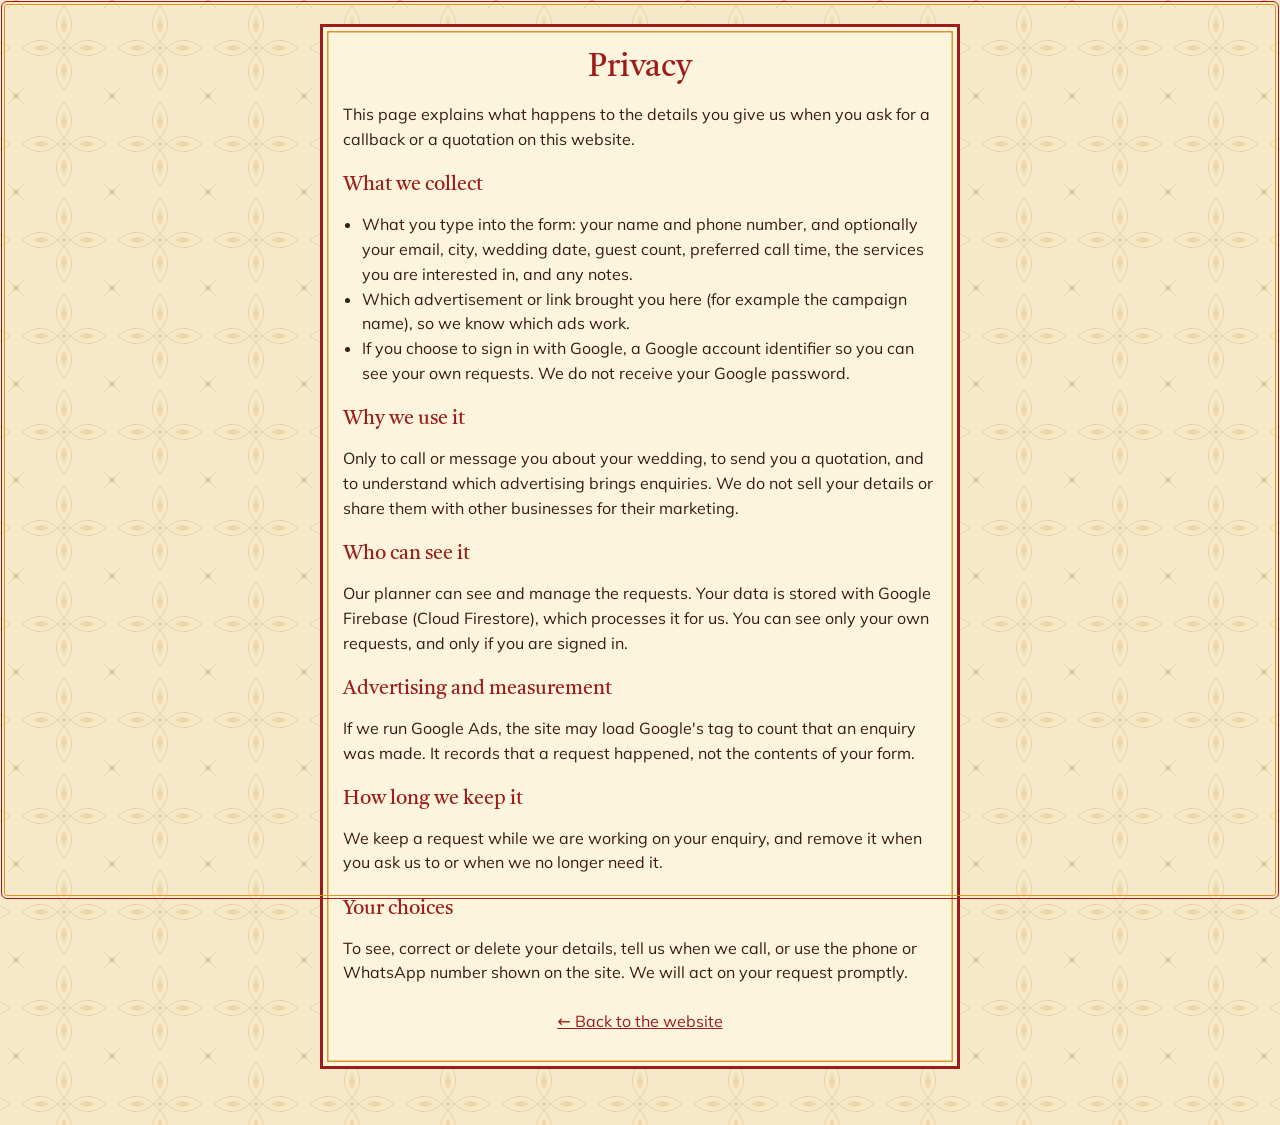
<file: public/weddings/privacy/index.html>
<!doctype html>
<html lang="en">
<head>
  <meta charset="utf-8" />
  <meta name="viewport" content="width=device-width, initial-scale=1, viewport-fit=cover" />
  <title>Privacy — Shivaleela Weddings</title>
  <link rel="canonical" href="https://shivaleela-weddings.web.app/privacy/" />
  <meta name="description" content="How we use the details you share when you request a callback." />
  <meta name="theme-color" content="#9c1c1a" />
  <link rel="icon" href="../icons/icon.svg?v=2" type="image/svg+xml" />
  <link rel="stylesheet" href="https://fonts.googleapis.com/css2?family=Tiro+Kannada:ital@0;1&family=Cormorant+Garamond:ital,wght@0,500;0,600;0,700;1,500&family=Mulish:wght@400;500;600;700&display=swap" />
  <link rel="stylesheet" href="../css/weddings.css?v=44" />
  <style>
    body { padding-bottom: 2rem; }
    .doc { max-width: 40rem; margin: 1.5rem auto; padding: 1.5rem 1.25rem 2rem; background: var(--card); border: 3px solid var(--primary); box-shadow: inset 0 0 0 4px var(--card), inset 0 0 0 5.5px var(--gold); }
    .doc h1 { color: var(--primary); font-size: 2rem; text-align: center; }
    .doc h2 { font-size: 1.25rem; color: var(--primary); margin-top: 1.4rem; }
    .doc p, .doc li { color: var(--ink); }
    .doc ul { padding-left: 1.2rem; }
    .back { display: block; text-align: center; margin-top: 1.5rem; }
  </style>
</head>
<body>
  <main class="doc">
    <h1>Privacy</h1>
    <p>This page explains what happens to the details you give us when you ask for a callback or a quotation on this website.</p>

    <h2>What we collect</h2>
    <ul>
      <li>What you type into the form: your name and phone number, and optionally your email, city, wedding date, guest count, preferred call time, the services you are interested in, and any notes.</li>
      <li>Which advertisement or link brought you here (for example the campaign name), so we know which ads work.</li>
      <li>If you choose to sign in with Google, a Google account identifier so you can see your own requests. We do not receive your Google password.</li>
    </ul>

    <h2>Why we use it</h2>
    <p>Only to call or message you about your wedding, to send you a quotation, and to understand which advertising brings enquiries. We do not sell your details or share them with other businesses for their marketing.</p>

    <h2>Who can see it</h2>
    <p>Our planner can see and manage the requests. Your data is stored with Google Firebase (Cloud Firestore), which processes it for us. You can see only your own requests, and only if you are signed in.</p>

    <h2>Advertising and measurement</h2>
    <p>If we run Google Ads, the site may load Google's tag to count that an enquiry was made. It records that a request happened, not the contents of your form.</p>

    <h2>How long we keep it</h2>
    <p>We keep a request while we are working on your enquiry, and remove it when you ask us to or when we no longer need it.</p>

    <h2>Your choices</h2>
    <p>To see, correct or delete your details, tell us when we call, or use the phone or WhatsApp number shown on the site. We will act on your request promptly.</p>

    <a class="back" href="../">&larr; Back to the website</a>
  </main>
</body>
</html>
</file>
<file: public/weddings/css/weddings.css>
:root {
  --bg: #f5e8c8; --card: #fcf4dc; --ink: #3a1a12; --muted: #6e5240;
  --primary: #9c1c1a; --deep: #5e100e; --night: #3a0b09; --primary-ink: #fff;
  --gold: #d9962b; --gold-soft: #f1d58a; --blush: #efdba5; --line: #d6b877; --leaf: #3e6b32;
  --danger: #b3261e; --ok: #1b6e3c;
  --font-display: 'Tiro Kannada', 'Cormorant Garamond', Georgia, serif;
  --font-sans: 'Mulish', system-ui, sans-serif;
}
* { box-sizing: border-box; }
html { scroll-behavior: smooth; }
body { margin: 0; background: var(--bg); color: var(--ink); font: 16px/1.55 var(--font-sans); padding-bottom: 4.75rem; }
h1, h2, h3 { font-family: var(--font-display); line-height: 1.1; margin: 0 0 .5rem; font-weight: 600; }
h1 { font-size: clamp(1.9rem, 7.5vw, 3.6rem); margin-bottom: .6rem; }
h1 em { font-weight: 500; }
h2 { font-size: clamp(1.8rem, 5vw, 2.4rem); } h3 { font-size: 1.3rem; }
a { color: var(--primary); }
[hidden] { display: none !important; }
.ic { width: 1.5rem; height: 1.5rem; display: block; }
:focus-visible { outline: 3px solid var(--gold); outline-offset: 2px; }

/* Top bars */
.strip { background: var(--gold); color: var(--night); text-align: center; padding: .5rem 1rem; font-size: .92rem; font-weight: 600; }
.top { display: flex; justify-content: space-between; align-items: center; padding: .35rem 1rem; background: var(--card); border-bottom: 1px solid var(--line); position: sticky; top: 0; z-index: 5; min-height: 52px; }
.brand { font: 700 1.55rem var(--font-display); text-decoration: none; color: var(--primary); letter-spacing: .01em; }
.top nav { display: flex; gap: .5rem; align-items: center; }
.callTop, .top .link { display: inline-flex; gap: .4rem; align-items: center; justify-content: center; min-height: 44px; min-width: 44px; padding: 0 .6rem; text-decoration: none; font-weight: 700; color: var(--primary); }
.callTop .ic { width: 1.2rem; height: 1.2rem; }
@media (max-width: 480px) { .hide-sm { display: none; } }

main { max-width: 1080px; margin: 0 auto; padding: 0 1rem 2rem; }

/* Hero */
.hero {
  position: relative; overflow: hidden; margin: 0 -1rem; padding: 3.3rem 1rem 1.25rem; color: #fff;
  background:
    radial-gradient(ellipse at 90% 0%, rgba(232,162,28,.30), transparent 55%),
    radial-gradient(ellipse at 0% 100%, rgba(184,50,90,.35), transparent 50%),
    linear-gradient(165deg, var(--deep), var(--night));
  display: grid; gap: 1.25rem; cursor: pointer;
}
.arch { position: absolute; right: -40px; bottom: 0; width: 260px; opacity: .22; pointer-events: none; }
.hero-copy, .quick { position: relative; }
.hero h1 em { display: block; font-style: italic; color: var(--gold-soft); }
.lede { margin: 0 0 1rem; color: #f1dfe3; max-width: 30rem; }
.price-badge { display: inline-flex; flex-direction: column; padding: .75rem 1.2rem .8rem; border-radius: 6px 6px 6px 28px; background: linear-gradient(135deg, #f3b83a, #f9d98a); color: var(--night); box-shadow: 0 8px 24px rgba(0,0,0,.35); border: 1px solid rgba(255,255,255,.4); }
.price-badge span { font-size: .9rem; font-weight: 700; }
.price-badge strong { font: 700 2.9rem/1 var(--font-display); }
.price-badge small { font-size: .78rem; margin-top: .25rem; max-width: 18rem; line-height: 1.35; }
@media (min-width: 860px) {
  .hero { padding: 6rem 2rem 3.5rem; border-radius: 0 0 40px 40px; }
  .hero-copy { max-width: 36rem; }
  .arch { width: 420px; right: 4%; opacity: .16; }
}

/* Hero reassurance ticks */
.ticks { list-style: none; padding: 0; margin: 1.1rem 0 0; display: grid; gap: .4rem; font-weight: 600; font-size: .95rem; color: #f1dfe3; }
.ticks li { display: flex; gap: .55rem; align-items: center; }
.ticks .ic { width: 1.15rem; height: 1.15rem; color: var(--gold); flex: none; }

/* Form */
.quick { background: var(--card); color: var(--ink); border-radius: 22px 22px 22px 6px; padding: 1.25rem; box-shadow: 0 18px 44px rgba(0,0,0,.4); border-top: 4px solid var(--gold); }
.quick h2 { color: var(--primary); font-size: 1.7rem; }
form label, form fieldset { display: block; margin-bottom: .85rem; font-weight: 600; font-size: .95rem; }
fieldset { border: 1px solid var(--line); border-radius: 10px; padding: .6rem .75rem; min-width: 0; }
legend { padding: 0 .4rem; color: var(--muted); font-size: .88rem; }
input:not([type=radio]):not([type=checkbox]), select, textarea { width: 100%; min-height: 48px; margin-top: .25rem; padding: .7rem .8rem; border: 1px solid #cdb8a6; border-radius: 10px; font: 400 1rem var(--font-sans); background: #fff; color: var(--ink); }
input:focus, select:focus, textarea:focus { outline: 3px solid var(--gold); outline-offset: 0; border-color: var(--primary); }
details { margin-bottom: .9rem; }
summary { cursor: pointer; color: var(--primary); font-weight: 700; min-height: 44px; display: flex; align-items: center; gap: .3rem; }
summary span { color: var(--muted); font-weight: 400; }
.seg label { font-weight: 500; display: flex; gap: .6rem; align-items: center; margin-bottom: 0; min-height: 44px; }
.seg input { width: 1.2rem; height: 1.2rem; accent-color: var(--primary); }
.row { display: grid; gap: 0 .75rem; grid-template-columns: 1fr 1fr; }
.chips { display: flex; flex-wrap: wrap; gap: .4rem; }
.chips label { margin: 0; font-weight: 500; }
.chips input { position: absolute; opacity: 0; pointer-events: none; }
.chips span { display: inline-flex; align-items: center; min-height: 44px; padding: 0 .9rem; border: 1px solid #cdb8a6; border-radius: 999px; font-size: .9rem; cursor: pointer; }
.chips input:checked + span { background: var(--primary); border-color: var(--primary); color: #fff; }
.chips input:focus-visible + span { outline: 3px solid var(--gold); }
.hp { position: absolute; left: -9999px; width: 1px; height: 1px; }
.msg { min-height: 1.3em; margin: 0 0 .5rem; font-size: .92rem; }
.msg.err { color: var(--danger); } .msg.ok { color: var(--ok); font-weight: 700; }
.fine { color: var(--muted); font-size: .8rem; margin: .7rem 0 0; }

.btn { display: inline-flex; align-items: center; justify-content: center; min-height: 48px; background: var(--primary); color: var(--primary-ink); border: 0; border-radius: 999px; padding: .75rem 1.7rem; font: 700 1rem var(--font-sans); text-decoration: none; cursor: pointer; text-align: center; box-shadow: 0 4px 0 var(--deep); }
.btn:active { transform: translateY(2px); box-shadow: 0 2px 0 var(--deep); }
.hero-cta { display: flex; flex-wrap: wrap; gap: .6rem; margin-top: 1.1rem; }
.btn.gold { background: var(--gold); color: var(--night); }
.btn.ghost { background: transparent; color: #fff; border: 1.5px solid rgba(255,255,255,.7); }
.btn.block { display: flex; width: 100%; font-size: 1.1rem; min-height: 54px; }
.btn.small { min-height: 44px; padding: .4rem 1.1rem; font-size: .9rem; box-shadow: none; }
.btn:disabled { opacity: .6; cursor: default; }
.link { background: none; border: 0; color: var(--primary); font: inherit; cursor: pointer; }

/* Sections */
.band { padding: 2.25rem 0 1.25rem; }
.band h2 { text-align: center; margin-bottom: 1.25rem; }
.band h2::after { content: ""; display: block; width: 56px; height: 10px; margin: .55rem auto 0; background: var(--gold); clip-path: polygon(0 50%, 40% 40%, 50% 0, 60% 40%, 100% 50%, 60% 60%, 50% 100%, 40% 60%); }
.band.alt { background: var(--blush); margin: 0 -1rem; padding: 2.25rem 1rem 2.5rem; }


.grid3, .grid4 { display: grid; gap: 1rem; }
.grid3 > div { background: var(--card); border: 1px solid var(--line); border-radius: 14px; padding: 1.1rem 1.2rem; border-left: 4px solid var(--gold); }
.grid3 > div > span { color: var(--primary); display: block; margin-bottom: .4rem; }
.grid3 .ic { width: 2rem; height: 2rem; }
.grid3 p { margin: 0; color: var(--muted); font-size: .95rem; }
@media (min-width: 700px) { .grid3 { grid-template-columns: repeat(3, 1fr); } }
.grid4 { grid-template-columns: repeat(3, 1fr); gap: .6rem; }
@media (min-width: 700px) { .grid4 { grid-template-columns: repeat(4, 1fr); gap: .9rem; } }
.sub { text-align: center; color: var(--muted); margin: -.6rem 0 1.1rem; }
/* Category tiles, in the style of a delivery / shopping app's category grid */
.tile { appearance: none; font: inherit; color: inherit; cursor: pointer; display: flex; flex-direction: column; align-items: center; gap: .15rem; background: var(--card); border: 1px solid var(--line); border-radius: 16px; padding: .7rem .4rem .6rem; text-align: center; min-height: 44px; box-shadow: 0 2px 8px rgba(74,15,36,.07); transition: transform .12s, box-shadow .12s; }
.tile:hover { box-shadow: 0 6px 16px rgba(74,15,36,.14); }
.tile:active { transform: scale(.97); }
.illo { width: 3.6rem; height: 3.6rem; display: block; }
@media (min-width: 700px) { .illo { width: 4.4rem; height: 4.4rem; } }
.tile b { font-size: .88rem; line-height: 1.2; margin-top: .25rem; }
.tile small { color: var(--muted); font-size: .72rem; line-height: 1.25; }
.tile em { font-style: normal; margin-top: .35rem; font-size: .74rem; font-weight: 700; color: var(--primary); background: var(--gold-soft); border-radius: 999px; padding: .15rem .6rem; }

/* Callback / quotation form band */
.formband { scroll-margin-top: 4rem; padding: 2rem 0 .5rem; }
.formband .quick { max-width: 560px; margin: 0 auto; }
.picked { margin: .25rem 0 1rem; padding: .5rem .75rem; border-radius: 10px; background: var(--gold-soft); color: var(--night); font-weight: 700; font-size: .92rem; }

.steps { list-style: none; padding: 0; margin: 0 auto 1.5rem; display: grid; gap: .75rem; max-width: 640px; }
.steps li { display: flex; gap: .9rem; align-items: center; background: var(--card); border: 1px solid var(--line); border-radius: 12px; padding: .85rem 1rem; font-weight: 600; }
.steps b { flex: none; width: 2.4rem; height: 2.4rem; border-radius: 999px 999px 6px 6px; background: var(--primary); color: var(--gold-soft); display: grid; place-items: center; font: 700 1.3rem var(--font-display); }
.center { text-align: center; }

.card { background: var(--card); border: 1px solid var(--line); border-radius: 14px; padding: 1.25rem; margin: 1.5rem 0; }
#privacy { border-left: 4px solid var(--gold); }
#privacy p { margin: 0; color: var(--muted); max-width: 62ch; }
.list { list-style: none; padding: 0; margin: 0; display: grid; gap: .75rem; }
.list li { border: 1px solid var(--line); border-radius: 10px; padding: .75rem; }
.list .meta { color: var(--muted); font-size: .9rem; }
.list .actions { display: flex; gap: .5rem; flex-wrap: wrap; margin-top: .5rem; align-items: center; }
.list .actions select, .list .actions input { width: auto; margin: 0; }
.pill { display: inline-block; padding: .1rem .6rem; border-radius: 999px; background: var(--gold-soft); font-size: .8rem; text-transform: capitalize; }

/* Mobile action dock */
.dock { position: fixed; left: 0; right: 0; bottom: 0; z-index: 10; display: flex; gap: .5rem; padding: .6rem .75rem calc(.6rem + env(safe-area-inset-bottom)); background: var(--card); border-top: 2px solid var(--gold); box-shadow: 0 -4px 16px rgba(0,0,0,.12); }
.dock a { display: flex; gap: .4rem; align-items: center; justify-content: center; min-height: 48px; padding: 0 .95rem; border-radius: 999px; border: 1.5px solid var(--primary); text-decoration: none; font-weight: 700; font-size: .95rem; background: #fff; }
.dock .ic { width: 1.2rem; height: 1.2rem; }
.dock .cta { flex: 1; background: var(--primary); color: #fff; }
@media (min-width: 860px) { .dock { display: none; } body { padding-bottom: 0; } }

@media (prefers-reduced-motion: reduce) { html { scroll-behavior: auto; } .btn:active { transform: none; } }

/* Compact hero: price + CTAs on one band so the service grid starts above the fold */
.lede, .ticks { display: none; }
.price-badge { flex-direction: row; flex-wrap: wrap; align-items: baseline; gap: .1rem .6rem; padding: .55rem 1rem; border-radius: 12px; }
.price-badge span { font-size: .85rem; }
.price-badge strong { font-size: 2rem; }
.price-badge small { flex-basis: 100%; margin: 0; font-size: .7rem; }
.hero-cta { flex-wrap: nowrap; margin-top: .9rem; }
.hero-cta .btn { flex: 1; padding: .75rem .5rem; white-space: nowrap; }
@media (min-width: 860px) { .ticks { display: grid; grid-auto-flow: column; justify-content: start; gap: 1.5rem; } }

/* Tiles: equal height, "Get quote" pinned to the bottom, one-line blurbs */
.grid4 { grid-auto-rows: 1fr; }
.tile { justify-content: flex-start; }
.tile small { display: -webkit-box; -webkit-line-clamp: 2; -webkit-box-orient: vertical; overflow: hidden; }
.tile em { margin-top: auto; }
.tile small { margin-bottom: .35rem; }

/* Bottom bar: never wrap the main button */
.dock a { padding: 0 .7rem; font-size: .9rem; white-space: nowrap; }
.dock .cta { font-size: .95rem; }
.msg:empty { display: none; }
details { margin-bottom: .5rem; }

/* ---- Photo version ---- */
.hero {
  background:
    linear-gradient(180deg, rgba(74,15,36,.70) 0%, rgba(46,7,21,.62) 35%, rgba(46,7,21,.92) 72%, var(--night) 100%),
    url(../img/hero.jpg?v=2) center 40% / cover no-repeat;
  padding-top: 5.5rem;
}
.arch { display: none; }

.grid4 { grid-template-columns: repeat(2, 1fr); grid-auto-rows: auto; gap: .75rem; }
@media (min-width: 700px) { .grid4 { grid-template-columns: repeat(4, 1fr); gap: 1rem; } }
.tile {
  position: relative; aspect-ratio: 4 / 5; padding: 0; overflow: hidden; border: 0; border-radius: 16px;
  background: var(--night) center / cover no-repeat; display: block; text-align: left; color: #fff;
  box-shadow: 0 4px 14px rgba(46,7,21,.22);
}
.tile .badge .illo { width: 2.2rem; height: 2.2rem; }
.tile .cap { position: absolute; left: 0; right: 0; bottom: 0; padding: 2.2rem .75rem .7rem; display: flex; flex-direction: column; gap: .1rem; background: linear-gradient(180deg, transparent, rgba(30,5,14,.88)); }
.tile .cap b { font: 700 1rem/1.15 var(--font-display); font-size: 1.15rem; margin: 0; }
.tile .cap small { color: #f1dfe3; font-size: .75rem; margin: 0; display: block; -webkit-line-clamp: 1; }
.tile .cap em { margin: .35rem 0 0; align-self: flex-start; background: var(--gold); color: var(--night); font-size: .74rem; padding: .2rem .65rem; }

.credits { margin: 0 0 1rem; color: var(--muted); font-size: .72rem; text-align: center; }
.credits a { color: inherit; }

/* Callback form as a bottom sheet */
.sheet { position: fixed; inset: 0; z-index: 30; display: flex; align-items: flex-end; justify-content: center; }
.sheet .backdrop { position: absolute; inset: 0; background: rgba(30,5,14,.6); }
.sheet .panel { position: relative; width: 100%; max-width: 560px; max-height: 92dvh; overflow-y: auto; background: var(--card); border-radius: 22px 22px 0 0; padding: 2.6rem .9rem calc(1rem + env(safe-area-inset-bottom)); animation: sheetUp .22s ease-out; }
.sheet .close { position: absolute; top: .4rem; right: .6rem; width: 44px; height: 44px; border: 0; background: none; font-size: 2rem; line-height: 1; color: var(--primary); cursor: pointer; }
.sheet .quick { box-shadow: none; border-top: 0; padding: .25rem; margin: 0; max-width: none; }
@keyframes sheetUp { from { transform: translateY(40px); opacity: 0; } to { transform: none; opacity: 1; } }
@media (min-width: 700px) { .sheet { align-items: center; } .sheet .panel { border-radius: 22px; } }
@media (prefers-reduced-motion: reduce) { .sheet .panel { animation: none; } }

.sheet .panel:focus { outline: none; }

/* ---- Old Indian wedding-invitation theme (Kalaburagi / North Karnataka) ---- */
body {
  background-color: var(--bg);
  background-image: radial-gradient(circle at 20% 10%, rgba(255,255,255,.35), transparent 40%), radial-gradient(rgba(156,28,26,.07) 1px, transparent 1.2px);
  background-size: auto, 14px 14px;
}
h1, h2, h3 { font-weight: 400; }
.strip { background: var(--deep); color: var(--gold-soft); letter-spacing: .02em; }
.strip strong { color: #fff; }
.top { border-bottom: 2px solid var(--gold); box-shadow: 0 1px 0 var(--primary); }
.brand { color: var(--primary); font-weight: 400; }
.ganesha { margin: 0; padding: .35rem 1rem 0; text-align: center; font: 400 .95rem var(--font-display); color: var(--primary); background: var(--card); }
.toran { height: 44px; margin-top: -1px; position: relative; z-index: 4; pointer-events: none;
  background: var(--card) url("data:image/svg+xml,%3Csvg xmlns='http://www.w3.org/2000/svg' width='48' height='44' viewBox='0 0 48 44'%3E%3Cpath d='M0 3 Q24 11 48 3' fill='none' stroke='%23b8791a' stroke-width='1.5'/%3E%3Cpath d='M24 9 C14 18 15 33 24 40 C33 33 34 18 24 9Z' fill='%233e6b32'/%3E%3Cpath d='M24 12 V37' stroke='%23a9c792' stroke-width='1'/%3E%3Ccircle cx='24' cy='41' r='2.6' fill='%23e8a21c'/%3E%3C/svg%3E") repeat-x center top / 48px 44px;
  border-bottom: 0; }

/* Hero: invitation card on the photo */
.hero { padding: 1.25rem 1rem 1.5rem; display: block;
  background: linear-gradient(180deg, rgba(94,16,14,.55), rgba(58,11,9,.78)), url(../img/hero.jpg?v=2) center 40% / cover no-repeat; }
.hero-copy { text-align: center; color: var(--ink); background: var(--card); padding: 1.4rem 1rem 1.3rem; border: 3px solid var(--primary);
  box-shadow: inset 0 0 0 4px var(--card), inset 0 0 0 5.5px var(--gold), 0 14px 34px rgba(0,0,0,.4); border-radius: 6px; max-width: 34rem; margin: 0 auto; }
.kicker { margin: 0 0 .15rem; font: 400 1rem var(--font-display); color: var(--primary); }
.invite { margin: 0 0 .7rem; font: 400 .8rem var(--font-sans); letter-spacing: .14em; text-transform: uppercase; color: var(--muted); }
.hero h1 { color: var(--primary); font-size: clamp(1.7rem, 7vw, 3rem); }
.hero h1 em { color: var(--deep); }
.price-badge { justify-content: center; text-align: center; margin: .2rem auto 0; background: linear-gradient(135deg, #f1d58a, #f8e6ae); border: 1.5px solid var(--gold); box-shadow: none; }
.price-badge strong { color: var(--primary); }
.hero-cta { margin-top: 1rem; }
.btn { background: var(--primary); box-shadow: 0 3px 0 var(--deep), inset 0 0 0 2px var(--primary), inset 0 0 0 3px var(--gold); }
.btn.gold { background: var(--gold); color: var(--night); box-shadow: 0 3px 0 #8a5a12, inset 0 0 0 2px var(--gold), inset 0 0 0 3px #fbe7b0; }
.btn.ghost { background: transparent; color: var(--primary); border: 1.5px solid var(--primary); box-shadow: none; }

/* Section headings with a Kannada accent and an ornament */
.kn { margin: 0; text-align: center; color: var(--primary); font: 400 1.05rem var(--font-display); }
.band h2::after { width: 120px; height: 14px; background: none; clip-path: none; margin: .5rem auto 0;
  background: radial-gradient(circle, var(--primary) 0 3px, transparent 3.5px) center / 14px 14px no-repeat, linear-gradient(90deg, transparent, var(--gold) 30%, var(--gold) 42%, transparent 42%, transparent 58%, var(--gold) 58%, var(--gold) 70%, transparent) center / 100% 1.5px no-repeat; }
.band.alt { background: var(--blush); border-top: 2px solid var(--gold); border-bottom: 2px solid var(--gold); }

/* Service tiles as arched, framed cards */
.tile { aspect-ratio: 3 / 4; border: 3px solid var(--primary); border-radius: 50% 50% 12px 12px / 22% 22% 12px 12px;
  box-shadow: 0 0 0 2px var(--blush), 0 0 0 3.5px var(--gold), 0 8px 16px rgba(58,11,9,.25); margin: 4px; }
.tile .cap { align-items: center; text-align: center; padding: .55rem .5rem .6rem; background: var(--card); border-top: 2px solid var(--gold); }
.tile .cap b { color: var(--primary); font-size: 1.05rem; }
.tile .cap small { color: var(--muted); }
.tile .cap em { align-self: center; background: var(--primary); color: var(--gold-soft); }

.formband .quick, .quick { border: 3px solid var(--primary); border-radius: 6px; box-shadow: inset 0 0 0 4px var(--card), inset 0 0 0 5.5px var(--gold); padding: 1.5rem 1.3rem; }
.sheet .quick { box-shadow: inset 0 0 0 4px var(--card), inset 0 0 0 5.5px var(--gold); border: 3px solid var(--primary); }
.sheet .panel { border-top: 3px solid var(--gold); }
.steps li { border-color: var(--gold); }
.steps b { border-radius: 50%; }
.card, #privacy { border: 2px solid var(--line); border-left: 4px solid var(--primary); }
.shubha { text-align: center; margin: .5rem 0 1.25rem; font: 400 1.4rem var(--font-display); color: var(--primary); }
.dock { background: var(--card); border-top: 3px double var(--gold); }
.chips input:checked + span { background: var(--primary); }

.kalash { width: 2.6rem; height: 2.8rem; display: block; margin: -.2rem auto .2rem; }
.hero-copy::before, .hero-copy::after { content: "❀"; position: absolute; top: 10px; color: var(--gold); font-size: 1rem; line-height: 1; }
.hero-copy::before { left: 12px; } .hero-copy::after { right: 12px; }
.hero-copy { position: relative; }
.programme { text-align: center; }
.prog { list-style: none; margin: 0 auto; padding: 1rem 1.1rem; max-width: 30rem; background: var(--card); border: 3px solid var(--primary); box-shadow: inset 0 0 0 4px var(--card), inset 0 0 0 5.5px var(--gold); border-radius: 6px; }
.prog li { display: flex; align-items: baseline; gap: .5rem; padding: .45rem .4rem; }
.prog span { font: 400 1.15rem var(--font-display); color: var(--primary); }
.prog i { flex: 1; border-bottom: 2px dotted var(--gold); transform: translateY(-.25rem); }
.prog b { font-weight: 600; color: var(--ink); font-size: .95rem; }
.steps b { font-family: var(--font-display); font-weight: 400; border: 2px solid var(--gold); }

/* ---- Richer ornament: frieze bands, paisley field, corner flourishes ---- */
.frieze { margin: 0 -1rem; height: 24px; background: url("data:image/svg+xml,%3Csvg xmlns='http://www.w3.org/2000/svg' width='32' height='24' viewBox='0 0 32 24'%3E%3Crect width='32' height='24' fill='%238c1815'/%3E%3Cpath d='M16 3l7 9-7 9-7-9z' fill='none' stroke='%23e8b04a' stroke-width='1.4'/%3E%3Ccircle cx='16' cy='12' r='2.2' fill='%23e8b04a'/%3E%3Ccircle cx='0' cy='12' r='1.6' fill='%23e8b04a'/%3E%3Ccircle cx='32' cy='12' r='1.6' fill='%23e8b04a'/%3E%3C/svg%3E") repeat-x center / 32px 24px; border-top: 2px solid var(--gold); border-bottom: 2px solid var(--gold); }
.band.alt { background: #7d1512 url("data:image/svg+xml,%3Csvg xmlns='http://www.w3.org/2000/svg' width='72' height='72' viewBox='0 0 72 72'%3E%3Cpath d='M36 10c12 0 20 10 18 22-2 12-12 18-18 28-3-6-16-12-18-26C16 20 24 10 36 10z' fill='none' stroke='%23e8b04a' stroke-opacity='.28' stroke-width='1.4'/%3E%3Cpath d='M36 20c6 0 10 5 9 11-1 6-5 9-9 14-4-5-8-8-9-14-1-6 3-11 9-11z' fill='%23e8b04a' fill-opacity='.14'/%3E%3Ccircle cx='36' cy='28' r='3' fill='%23e8b04a' fill-opacity='.35'/%3E%3C/svg%3E") center / 72px 72px; border: 0; }
.band.alt h2, .band.alt .kn { color: var(--gold-soft); }
.band.alt .sub { color: #f3dcae; }
.band.alt h2::after { background: radial-gradient(circle, var(--gold-soft) 0 3px, transparent 3.5px) center / 14px 14px no-repeat, linear-gradient(90deg, transparent, var(--gold) 30%, var(--gold) 42%, transparent 42%, transparent 58%, var(--gold) 58%, var(--gold) 70%, transparent) center / 100% 1.5px no-repeat; }
.tile { border-color: var(--gold); box-shadow: 0 0 0 2px #7d1512, 0 0 0 4px var(--gold-soft), 0 10px 18px rgba(0,0,0,.4); }
.tile .cap { border-top-color: var(--primary); }
.hero-copy, .prog, .quick { position: relative; background-color: var(--card); background-image: none; }
.hero-copy::before, .hero-copy::after { display: none; }
.hero-copy { padding: 2rem 1.5rem 1.7rem; }
.prog { padding: 1.4rem 1.7rem; }
.quick { padding: 1.8rem 1.6rem; }

/* Corner flourishes */
.cn { position: absolute; width: 56px; height: 56px; pointer-events: none; z-index: 1; }
.cn.tl { top: 3px; left: 3px; } .cn.tr { top: 3px; right: 3px; transform: scaleX(-1); }
.cn.bl { bottom: 3px; left: 3px; transform: scaleY(-1); } .cn.br { bottom: 3px; right: 3px; transform: scale(-1, -1); }
.hero-copy > *:not(.cn), .prog > *:not(.cn), .quick > *:not(.cn) { position: relative; }

/* Hero: card on a red paisley field with an arched photo window */
.hero { background: #7d1512 url("data:image/svg+xml,%3Csvg xmlns='http://www.w3.org/2000/svg' width='72' height='72' viewBox='0 0 72 72'%3E%3Cpath d='M36 10c12 0 20 10 18 22-2 12-12 18-18 28-3-6-16-12-18-26C16 20 24 10 36 10z' fill='none' stroke='%23e8b04a' stroke-opacity='.28' stroke-width='1.4'/%3E%3Cpath d='M36 20c6 0 10 5 9 11-1 6-5 9-9 14-4-5-8-8-9-14-1-6 3-11 9-11z' fill='%23e8b04a' fill-opacity='.14'/%3E%3Ccircle cx='36' cy='28' r='3' fill='%23e8b04a' fill-opacity='.35'/%3E%3C/svg%3E") center / 72px 72px; padding: 1.4rem 1rem 1.6rem; }
.arch-win { height: 150px; margin: 0 auto 1rem; width: min(100%, 15rem); border: 3px solid var(--gold); border-radius: 999px 999px 4px 4px;
  box-shadow: 0 0 0 3px var(--card), 0 0 0 5px var(--primary);
  background: url(../img/hero.jpg?v=2) center 35% / cover no-repeat; }
.kalash { display: none; }
.hero-copy { padding: 2.2rem 1.5rem 1.7rem; }
.invite { text-transform: none; letter-spacing: .03em; font-style: italic; font-size: .95rem; }

/* Form: same red paisley field as services */
.formband { background: #7d1512 url("data:image/svg+xml,%3Csvg xmlns='http://www.w3.org/2000/svg' width='72' height='72' viewBox='0 0 72 72'%3E%3Cpath d='M36 10c12 0 20 10 18 22-2 12-12 18-18 28-3-6-16-12-18-26C16 20 24 10 36 10z' fill='none' stroke='%23e8b04a' stroke-opacity='.28' stroke-width='1.4'/%3E%3Cpath d='M36 20c6 0 10 5 9 11-1 6-5 9-9 14-4-5-8-8-9-14-1-6 3-11 9-11z' fill='%23e8b04a' fill-opacity='.14'/%3E%3Ccircle cx='36' cy='28' r='3' fill='%23e8b04a' fill-opacity='.35'/%3E%3C/svg%3E") center / 72px 72px; margin: 0 -1rem; padding: 2rem 1rem 2.2rem; border-top: 0; }
.formband .quick { margin: 0 auto; }
.quick { padding: 2.2rem 1.6rem 1.8rem; }
.prog { padding: 2.2rem 1.9rem; }
.closing { text-align: center; color: var(--muted); font-style: italic; margin: 0 0 1.5rem; }
.arch-win { height: 120px; margin-bottom: .7rem; }
.quick h2 { text-align: center; margin-top: .4rem; }
.quick { padding-top: 2.8rem; }
.sheet .quick { padding-top: 2.4rem; }

/* Marigold strings down the hero edges, and a kumkum seal on the card */
.hero { padding-left: 1.9rem; padding-right: 1.9rem; position: relative; }
.hero::before, .hero::after { content: ""; position: absolute; top: 0; bottom: 0; width: 22px; background: url("data:image/svg+xml,<svg xmlns='http://www.w3.org/2000/svg' width='22' height='30' viewBox='0 0 22 30'><path d='M11 0V30' stroke='%23b8791a' stroke-width='1.2'/><path d='M11 19c-6 0-9-4-9-4s4-1 9 2z' fill='%233e6b32'/><g fill='%23f0a21c'><circle cx='11' cy='8' r='4.5'/><circle cx='5.5' cy='12' r='4.5'/><circle cx='16.5' cy='12' r='4.5'/><circle cx='7.5' cy='18' r='4.5'/><circle cx='14.5' cy='18' r='4.5'/></g><circle cx='11' cy='13' r='4.2' fill='%23e07b12'/></svg>") repeat-y center top / 22px 30px; pointer-events: none; }
.hero::before { left: 3px; } .hero::after { right: 3px; }
.seal { position: absolute; left: 50%; bottom: -26px; transform: translateX(-50%); width: 54px; height: 54px; border-radius: 50%; display: grid; place-items: center; background: radial-gradient(circle at 35% 30%, #c3302a, #8c1815 70%); color: var(--gold-soft); font: 400 1.15rem var(--font-display); box-shadow: 0 0 0 2px var(--gold), 0 0 0 4px #8c1815, 0 6px 10px rgba(0,0,0,.45); z-index: 2; }
.hero { padding-bottom: 2.6rem; }

/* Bottom sheet: the sheet itself is the card, so drop the inner frame and corners */
.sheet .quick { border: 0; box-shadow: none; padding: .4rem .5rem .25rem; background-color: transparent; }
.sheet .quick .cn { display: none; }
.sheet .quick h2 { margin-top: 0; }
.sheet .panel { border-top: 0; padding-top: 3.2rem; }
.sheet .panel::before { content: ""; position: absolute; left: 0; right: 0; top: 0; height: 24px; background: url("data:image/svg+xml,%3Csvg xmlns='http://www.w3.org/2000/svg' width='32' height='24' viewBox='0 0 32 24'%3E%3Crect width='32' height='24' fill='%238c1815'/%3E%3Cpath d='M16 3l7 9-7 9-7-9z' fill='none' stroke='%23e8b04a' stroke-width='1.4'/%3E%3Ccircle cx='16' cy='12' r='2.2' fill='%23e8b04a'/%3E%3Ccircle cx='0' cy='12' r='1.6' fill='%23e8b04a'/%3E%3Ccircle cx='32' cy='12' r='1.6' fill='%23e8b04a'/%3E%3C/svg%3E") repeat-x center / 32px 24px; border-bottom: 2px solid var(--gold); }
.sheet .close { top: 1.6rem; }
.quick > .hp { position: absolute; }
.tile { scroll-margin-top: 5rem; }

/* ---- Finale: how it works, RSVP band, footer ---- */
.how { padding-top: 2.6rem; }
.steps { position: relative; max-width: 30rem; gap: 1.1rem; }
.steps::before { content: ""; position: absolute; left: 2.15rem; top: 1.6rem; bottom: 1.6rem; border-left: 2px dotted var(--gold); }
.steps li { position: relative; background: var(--card); border: 2px solid var(--gold); border-radius: 6px; box-shadow: 0 0 0 3px var(--bg), 0 0 0 4px var(--line); padding: 1rem 1rem; font-size: 1.02rem; }
.steps b { width: 3rem; height: 3rem; font-size: 1.6rem; background: radial-gradient(circle at 35% 30%, #c3302a, #8c1815 70%); color: var(--gold-soft); box-shadow: 0 0 0 2px var(--gold), 0 0 0 4px #8c1815; margin-right: .2rem; }
.rsvp { position: relative; margin: 0; padding: 2.6rem 1.6rem 2.8rem; text-align: center; color: var(--gold-soft);
  background: #6e100e url("data:image/svg+xml,%3Csvg xmlns='http://www.w3.org/2000/svg' width='72' height='72' viewBox='0 0 72 72'%3E%3Cpath d='M36 10c12 0 20 10 18 22-2 12-12 18-18 28-3-6-16-12-18-26C16 20 24 10 36 10z' fill='none' stroke='%23e8b04a' stroke-opacity='.28' stroke-width='1.4'/%3E%3Cpath d='M36 20c6 0 10 5 9 11-1 6-5 9-9 14-4-5-8-8-9-14-1-6 3-11 9-11z' fill='%23e8b04a' fill-opacity='.14'/%3E%3Ccircle cx='36' cy='28' r='3' fill='%23e8b04a' fill-opacity='.35'/%3E%3C/svg%3E") center / 72px 72px; }
.rsvp .cn { filter: brightness(1.15); }
.rsvp .shubha { margin: 0 0 .3rem; color: var(--gold-soft); font-size: 1.9rem; }
.rsvp h2 { color: #fff; }
.rsvp .closing { color: #f3dcae; margin: 0 auto 1.4rem; max-width: 26rem; }
.rsvp-cta { display: flex; flex-wrap: wrap; justify-content: center; gap: .7rem; }
.btn.ghost.light { color: var(--gold-soft); border-color: var(--gold-soft); }
.rsvp-cta .btn { min-width: 9.5rem; }
.foot { background: #3a0b09; color: #e9d3a4; padding: 1.4rem 1rem calc(6.5rem + env(safe-area-inset-bottom)); text-align: center; font-size: .85rem; }
@media (min-width: 860px) { .foot { padding-bottom: 1.6rem; } }
.foot details { max-width: 40rem; margin: 0 auto .8rem; text-align: left; }
.foot summary { justify-content: center; color: var(--gold-soft); }
.foot p { margin: 0 0 .6rem; color: #d9bf8c; }
.foot .credits { color: #b8a070; margin: 0; }
.foot a { color: inherit; }
#privacy { border: 0; background: none; padding: 0; }

/* A thin double keyline around the whole page, like a printed card */
body::before { content: ""; position: fixed; inset: 4px; border: 1.5px solid var(--gold); outline: 1px solid var(--primary); outline-offset: 2px; pointer-events: none; z-index: 60; border-radius: 3px; }

.frieze.full { margin: 0; }
.foot { padding-bottom: calc(5.2rem + env(safe-area-inset-bottom)); }
@media (min-width: 860px) { .foot { padding-bottom: 1.6rem; } }
.formband .quick { padding-bottom: 3rem; }
.steps b { font-family: var(--font-display); }

/* ---- Custom ornament set (img/orn/*.svg): filigree corners, lotus frieze, arch frames, scroll dividers ---- */
.cn { width: 76px; height: 76px; background: url(../img/orn/corner.svg?v=3) no-repeat 0 0 / 100% 100%; }
.cn.tl { top: -9px; left: -9px; } .cn.tr { top: -9px; right: -9px; }
.cn.bl { bottom: -9px; left: -9px; } .cn.br { bottom: -9px; right: -9px; }
.frieze { height: 28px; border: 0; background: url(../img/orn/frieze.svg?v=3) repeat-x center / auto 28px; }
.band h2::after, .band.alt h2::after { width: 190px; height: 26px; margin: .5rem auto 0; background: url(../img/orn/divider.svg?v=3) no-repeat center / contain; clip-path: none; }
.hero-copy, .prog, .quick { border: 14px solid transparent; border-image: url(../img/orn/frame.svg?v=3) 20 / 14px round; border-radius: 0; box-shadow: none; }
.hero-copy { box-shadow: none; filter: drop-shadow(0 14px 22px rgba(0,0,0,.4)); }
.hero-copy { padding: 1.7rem 1rem 1.7rem; }
.prog { padding: 1.8rem 1.5rem; }
.quick { padding: 2.4rem 1.2rem 2rem; }
.formband .quick { padding-bottom: 2.6rem; }
.sheet .quick { border: 0; border-image: none; padding: .4rem .5rem .25rem; }

/* Cusped (multifoil) arch for photo windows and service tiles */
.grid4 { filter: drop-shadow(0 7px 9px rgba(0,0,0,.4)); }
.tile { border: 0; border-radius: 0; box-shadow: none; margin: 0; aspect-ratio: 100 / 133; clip-path: url(#archClip); }
.tile::after, .arch-win::after { content: ""; position: absolute; inset: 0; background: url(../img/orn/arch-frame.svg?v=3) no-repeat 0 0 / 100% 100%; pointer-events: none; }
.tile .cap { padding-bottom: .7rem; }
.arch-win { position: relative; width: 8.6rem; height: 11.44rem; border: 0; box-shadow: none; border-radius: 0; clip-path: url(#archClip); background-position: center 40%; }
.arch-win { width: 9.6rem; height: 12.77rem; }
.tile .cap { border-top: 3px solid var(--gold); }
.rsvp .cn.tl { top: 6px; left: 6px; } .rsvp .cn.tr { top: 6px; right: 6px; }

/* ---- Round: remove marigold + toran lines, richer page background, compact first screen ---- */
.hero::before, .hero::after { display: none; }
.hero { padding: 1rem .9rem 1.5rem; }
body { background: #f6e9c9 url(../img/orn/bg.svg?v=1) center top / 96px 96px; }
.band, .band.how, .programme { background: transparent; }
.ganesha { margin: 0 0 .1rem; padding: 0; background: none; font: 400 .92rem var(--font-display); color: var(--primary); text-align: center; }
.hero-copy { padding: 1.7rem 1rem 1.3rem; }
.arch-win { width: 6.6rem; height: 8.78rem; margin: .15rem auto .5rem; }
.kicker { font-size: .95rem; margin: 0; }
.invite { margin: 0 0 .35rem; font-size: .85rem; }
.hero h1 { font-size: clamp(1.55rem, 6.4vw, 2.6rem); margin-bottom: .5rem; }
.price-badge { padding: .4rem .9rem; }
.price-badge strong { font-size: 1.7rem; }
.price-badge small { font-size: .66rem; }
.hero-cta { margin-top: .75rem; }
.hero-cta .btn { min-height: 44px; }
.seal { display: none; }
.hero { padding-bottom: 1.3rem; }
.hero-copy { padding-top: 1.9rem; }
.ganesha { margin-bottom: .35rem; }

/* ---- Unified card frame (authoritative): double rule drawn in CSS, matching corner.svg exactly (84px = 0.7 scale) ---- */
.hero-copy.hero-copy, .prog.prog, .quick.quick {
  position: relative; box-sizing: border-box; width: 100%; max-width: 32rem; margin-left: auto; margin-right: auto;
  border: 0; border-image: none; border-radius: 28px;
  background: var(--card); background-image: none;
  box-shadow: inset 0 0 0 1.05px var(--card), inset 0 0 0 3.15px var(--gold), inset 0 0 0 6.5px var(--card), inset 0 0 0 7.5px var(--primary);
  padding: 2.4rem 1.5rem 1.9rem;
}
.hero-copy.hero-copy { filter: drop-shadow(0 12px 18px rgba(0,0,0,.38)); }
.prog.prog { margin-top: 0; margin-bottom: 0; }
.cn.cn { width: 84px; height: 84px; background: url(../img/orn/corner.svg?v=6) no-repeat 0 0 / 100% 100%; z-index: 1; }
.cn.tl { top: 0; left: 0; right: auto; bottom: auto; }
.cn.tr { top: 0; right: 0; left: auto; bottom: auto; transform: scaleX(-1); }
.cn.bl { bottom: 0; left: 0; top: auto; right: auto; transform: scaleY(-1); }
.cn.br { bottom: 0; right: 0; top: auto; left: auto; transform: scale(-1, -1); }
.rsvp .cn { display: none; }
.sheet .quick.quick { box-shadow: none; border-radius: 0; padding: .4rem .5rem .25rem; max-width: none; }
.sheet .quick .cn { display: none; }
.hero { padding-left: 1rem; padding-right: 1rem; }
.formband { padding-left: 1rem; padding-right: 1rem; }
.hero-copy.hero-copy { padding-top: 2.3rem; }

/* Keep content clear of the corner ornaments: same inner gutter on every framed card */
.hero-copy.hero-copy, .prog.prog, .quick.quick { padding: 2.4rem 2.3rem 2rem; }
.sheet .quick.quick { padding: .4rem .5rem .25rem; }
.hero-cta .btn { padding: .7rem .4rem; font-size: .92rem; }
.price-badge { max-width: 100%; }

/* Square outer container borders */
.hero-copy.hero-copy, .prog.prog, .quick.quick { border-radius: 0; }
.sheet .quick.quick { border-radius: 0; }

/* ---- Services: compact three-across boxes with a small cusped-arch photo ---- */
.grid4 { grid-template-columns: repeat(3, 1fr); gap: .55rem; filter: none; grid-auto-rows: auto; }
@media (min-width: 700px) { .grid4 { grid-template-columns: repeat(4, 1fr); gap: .8rem; } }
.tile.tile { aspect-ratio: auto; clip-path: none; position: relative; display: flex; flex-direction: column; align-items: center; gap: .35rem; text-align: center;
  padding: .55rem .4rem .5rem; margin: 0; border: 0; border-radius: 0; color: var(--ink); background: var(--card);
  box-shadow: inset 0 0 0 1px var(--card), inset 0 0 0 2.5px var(--gold), inset 0 0 0 5px var(--card), inset 0 0 0 6px var(--primary), 0 4px 8px rgba(0,0,0,.35); }
.tile.tile::after { display: none; }
.tile:active { transform: scale(.97); }
.thumb { position: relative; display: block; width: 100%; aspect-ratio: 100 / 118; margin-top: .15rem; background: var(--night) center / cover no-repeat; clip-path: url(#archClip); }
.thumb::after { content: ""; position: absolute; inset: 0; background: url(../img/orn/arch-frame.svg?v=3) no-repeat 0 0 / 100% 100%; pointer-events: none; }
.tile .cap { position: static; padding: 0; background: none; border: 0; display: flex; flex-direction: column; align-items: center; gap: .1rem; width: 100%; }
.tile .cap b { font: 400 .95rem/1.15 var(--font-display); color: var(--primary); letter-spacing: .01em; }
.tile .cap small { display: none; }
.tile .cap em { margin: .1rem 0 0; padding: 0; background: none; color: var(--muted); font-size: .72rem; font-weight: 700; text-transform: uppercase; letter-spacing: .06em; align-self: center; }
.grid4 { grid-auto-rows: 1fr; align-items: stretch; }
.thumb { aspect-ratio: 100 / 104; }
.tile .cap { flex: 1; justify-content: space-between; }
.tile:focus-visible { outline: 2px solid var(--gold-soft); outline-offset: 2px; }

/* Four across on phones */
.grid4 { grid-template-columns: repeat(4, 1fr); gap: .4rem; }
@media (min-width: 700px) { .grid4 { grid-template-columns: repeat(6, 1fr); gap: .7rem; } }
.tile.tile { padding: .4rem .2rem .4rem; gap: .25rem; box-shadow: inset 0 0 0 1px var(--card), inset 0 0 0 2px var(--gold), inset 0 0 0 4px var(--card), inset 0 0 0 4.8px var(--primary), 0 3px 6px rgba(0,0,0,.35); }
.thumb { margin-top: .1rem; }
.tile .cap b { font-size: .74rem; line-height: 1.12; overflow-wrap: anywhere; }
.tile .cap em { display: none; }
.tile .cap { justify-content: flex-start; }
.tile .cap b { font-size: .68rem; letter-spacing: 0; } .tile.tile { padding-bottom: .3rem; }

/* ---- Richer red field: lotus rosettes on a diagonal lattice with paisley pairs ---- */
.hero { background: #7d1512 url(../img/orn/red-bg.svg?v=1) center top / 108px 108px; }
.band.alt, .formband { background: #7d1512 url(../img/orn/red-bg.svg?v=1) center top / 108px 108px; }
.rsvp { background: #6e100e url(../img/orn/red-bg.svg?v=1) center top / 108px 108px; }
.band.alt h2, .band.alt .kn, .band.alt .sub, .rsvp h2, .rsvp .closing { text-shadow: 0 1px 3px rgba(40,6,5,.9), 0 0 10px rgba(40,6,5,.7); }
/* Calm the pattern behind section headings so the text stays legible */
.band.alt { background: linear-gradient(180deg, rgba(125,21,18,.88) 0, rgba(125,21,18,.88) 11rem, rgba(125,21,18,0) 15rem), #7d1512 url(../img/orn/red-bg.svg?v=1) center top / 108px 108px; }
.rsvp { background: linear-gradient(180deg, rgba(110,16,14,.88) 0, rgba(110,16,14,.88) 70%, rgba(110,16,14,.4) 100%), #6e100e url(../img/orn/red-bg.svg?v=1) center top / 108px 108px; }
.band.alt h2 { margin-bottom: 1.4rem; }

/* Compact services heading */
.band.alt { padding-top: 1.1rem; padding-bottom: 1.6rem; }
.band.alt .kn { font-size: .9rem; margin: 0; line-height: 1.2; }
.band.alt h2 { font-size: 1.5rem; margin: 0 0 .5rem; line-height: 1.1; }
.band.alt h2::after { width: 120px; height: 17px; margin: .2rem auto 0; }
.band.alt { background: linear-gradient(180deg, rgba(125,21,18,.88) 0, rgba(125,21,18,.88) 6rem, rgba(125,21,18,0) 9rem), #7d1512 url(../img/orn/red-bg.svg?v=1) center top / 108px 108px; }
.frieze { height: 22px; background-size: auto 22px; }
.band h2::after, .band.alt h2::after { background-image: url(../img/orn/divider.svg?v=5); width: 210px; height: 30px; margin: .35rem auto 0; background-size: contain; background-repeat: no-repeat; background-position: center; }
.band.alt h2::after { width: 190px; height: 27px; margin-top: .15rem; }

/* Section frieze: arcade of cusped arches with paisley-and-bud centre */
.frieze, .frieze.full { height: 36px; border: 0; background: url(../img/orn/frieze2.svg?v=1) repeat-x center / auto 36px; }

/* Brand lockup: SW monogram + name */
.brand { display: inline-flex; align-items: center; gap: .55rem; }
.brand-mark { height: 25px; width: auto; display: block; }
@media (max-width: 360px) { .brand { font-size: 1.3rem; } .brand-mark { height: 21px; } }

/* Header: outlined logo lockup (SW monogram + tracked caps), sized to fit any phone */
.top { gap: .5rem; overflow: hidden; }
.brand { display: inline-flex; align-items: center; min-width: 0; flex: 0 1 auto; }
.brand-lockup { display: block; height: 42px; width: auto; max-width: 100%; }
.top nav { flex: none; }
@media (max-width: 360px) { .brand-lockup { height: 34px; } }

/* Header actions: gold call button + outlined sign-in, matching the logo's gold/maroon */
.top nav { gap: .55rem; }
.callTop { background: linear-gradient(180deg, var(--gold-soft), var(--gold)); color: var(--deep); border: 1.5px solid var(--deep); border-radius: 999px; min-height: 40px; min-width: 40px; padding: 0 .75rem; box-shadow: 0 2px 0 var(--deep); }
.top .link { border: 1.5px solid var(--primary); border-radius: 999px; min-height: 40px; padding: 0 1rem; font: 700 .9rem var(--font-sans); letter-spacing: .04em; color: var(--primary); background: transparent; }
@media (max-width: 360px) { .top .link { padding: 0 .75rem; font-size: .85rem; } .callTop { padding: 0 .6rem; } }

/* Leads: delete button */
.list .actions .danger { color: var(--danger); border-color: var(--danger); background: transparent; margin-left: auto; }

/* SEO text section: real, crawlable copy (about, services list, FAQ) */
.band.seo { padding-bottom: 1.5rem; }
.band.seo > p { max-width: 38rem; margin: 0 auto .75rem; text-align: center; line-height: 1.6; }
.band.seo h3 { text-align: center; margin: 1.25rem 0 .6rem; font-family: var(--font-display); color: var(--primary); }
.seo-list { list-style: none; margin: 0 auto; padding: 0; max-width: 38rem; display: grid; grid-template-columns: 1fr; gap: .35rem; }
.seo-list li { padding: .45rem .7rem; background: var(--card, #fff); border: 1px solid var(--line, rgba(0,0,0,.1)); border-radius: 10px; font-size: .95rem; }
.seo-list b { color: var(--primary); }
@media (min-width: 560px) { .seo-list { grid-template-columns: 1fr 1fr; } }
.band.seo details { max-width: 38rem; margin: 0 auto .5rem; background: var(--card, #fff); border: 1px solid var(--line, rgba(0,0,0,.1)); border-radius: 10px; padding: .1rem .8rem; }
.band.seo summary { cursor: pointer; padding: .7rem 0; font-weight: 700; color: var(--primary); }
.band.seo details p { margin: 0 0 .8rem; text-align: left; line-height: 1.55; }

/* ======================================================================
   Callback sheet polish (v45): alignment, motion, success and failure states
   ====================================================================== */
.quick .sub { margin: 0 0 1.1rem; text-align: center; color: var(--muted); font-size: .93rem; line-height: 1.4; }
.quick h2 { text-wrap: balance; }
.fine { text-align: center; line-height: 1.5; }

/* sheet frame */
.sheet .panel { padding: 3rem 1.15rem calc(1.1rem + env(safe-area-inset-bottom)); overscroll-behavior: contain;
  animation: sheetUp .34s cubic-bezier(.2, .9, .3, 1.08); }
.sheet .backdrop { animation: fadeIn .25s ease-out; backdrop-filter: blur(2px); }
.sheet.closing .panel { animation: sheetDown .2s ease-in forwards; }
.sheet.closing .backdrop { animation: fadeOut .2s ease-in forwards; }
.sheet .close { top: 1.55rem; right: .85rem; width: 38px; height: 38px; border-radius: 50%; display: grid; place-items: center;
  font-size: 1.5rem; line-height: 1; padding: 0 0 .12rem; background: rgba(156, 28, 26, .09); transition: background .15s, transform .15s; z-index: 2; }
.sheet .close:hover, .sheet .close:focus-visible { background: rgba(156, 28, 26, .18); outline: none; }
.sheet .close:active { transform: scale(.9); }
.sheet .quick.quick h2 { font-size: 1.5rem; line-height: 1.2; margin: .1rem 2.4rem .3rem; }
.sheet .quick.quick { padding: 0; }
@keyframes sheetDown { to { transform: translateY(60px); opacity: 0; } }
@keyframes fadeIn { from { opacity: 0; } to { opacity: 1; } }
@keyframes fadeOut { to { opacity: 0; } }

/* form rhythm */
.quick label { margin-bottom: 1rem; }
.quick label > input:not([type=radio]):not([type=checkbox]), .quick label > select, .quick label > textarea { transition: border-color .15s, box-shadow .15s, background .15s; }
.quick summary { list-style: none; justify-content: center; border: 1px dashed var(--line); border-radius: 10px; margin-bottom: .6rem; }
.quick summary::-webkit-details-marker { display: none; }
.quick summary::after { content: ""; width: .5rem; height: .5rem; margin-left: .35rem; border-right: 2px solid currentColor; border-bottom: 2px solid currentColor; transform: rotate(45deg) translateY(-2px); transition: transform .2s; }
.quick details[open] > summary::after { transform: rotate(225deg) translate(-1px, -1px); }

/* inline validation */
.quick input.invalid { border-color: var(--danger); background: #fff6f5; box-shadow: 0 0 0 3px rgba(179, 38, 30, .12); }
.field-err { display: block; margin-top: .3rem; color: var(--danger); font-size: .84rem; font-weight: 600; animation: errIn .2s ease-out; }
@keyframes errIn { from { opacity: 0; transform: translateY(-4px); } to { opacity: 1; transform: none; } }
.shake { animation: shake .42s cubic-bezier(.36, .07, .19, .97); }
@keyframes shake { 10%, 90% { transform: translateX(-1px); } 20%, 80% { transform: translateX(3px); } 30%, 50%, 70% { transform: translateX(-5px); } 40%, 60% { transform: translateX(5px); } }

/* failure banner */
.msg.err { display: flex; gap: .55rem; align-items: flex-start; padding: .65rem .8rem; border: 1px solid rgba(179, 38, 30, .35); border-left-width: 4px; border-radius: 10px; background: #fff3f1; line-height: 1.35; animation: errIn .25s ease-out; }
.msg.err::before { content: "!"; flex: none; width: 1.3rem; height: 1.3rem; border-radius: 50%; background: var(--danger); color: #fff; font-weight: 800; font-size: .85rem; display: grid; place-items: center; margin-top: .05rem; }
.fail-actions { display: flex; gap: .5rem; margin: 0 0 .7rem; }
.fail-actions[hidden] { display: none; }
.fail-actions .btn { flex: 1; min-height: 44px; }

/* sending state */
.submit { position: relative; display: flex; align-items: center; justify-content: center; gap: .55rem; transition: transform .1s, opacity .2s; }
.submit .spin { display: none; width: 1.05rem; height: 1.05rem; border: 2.5px solid rgba(255, 255, 255, .35); border-top-color: #fff; border-radius: 50%; animation: spin .7s linear infinite; }
.submit.loading .spin { display: inline-block; }
.submit:disabled { opacity: .85; cursor: progress; }
@keyframes spin { to { transform: rotate(360deg); } }

/* success view replaces the form fields */
.quick .result { display: none; }
.quick.is-done > *:not(.result):not(.cn) { display: none !important; }
.quick.is-done .result { display: flex; flex-direction: column; align-items: center; text-align: center; padding: .6rem .2rem .4rem; outline: none; }
.result .burst { position: relative; width: 112px; height: 112px; display: grid; place-items: center; margin-bottom: .4rem; }
.result .tick { width: 84px; height: 84px; overflow: visible; }
.result .tick-ring { fill: #eaf6ee; stroke: var(--ok); stroke-width: 2.5; stroke-dasharray: 151; stroke-dashoffset: 151; transform-origin: 50% 50%; }
.result .tick-check { fill: none; stroke: var(--ok); stroke-width: 4; stroke-linecap: round; stroke-linejoin: round; stroke-dasharray: 36; stroke-dashoffset: 36; }
.result.play .tick-ring { animation: draw .55s ease-out forwards, pop .5s .5s ease-out; }
.result.play .tick-check { animation: draw .35s .5s ease-out forwards; }
@keyframes draw { to { stroke-dashoffset: 0; } }
@keyframes pop { 0% { transform: scale(1); } 45% { transform: scale(1.1); } 100% { transform: scale(1); } }
.result .burst i { position: absolute; left: 50%; top: 50%; width: 9px; height: 14px; margin: -7px 0 0 -4.5px; border-radius: 60% 40% 60% 40%; background: var(--gold); opacity: 0; transform: rotate(var(--a)) translateY(-6px) scale(.3); }
.result .burst i:nth-of-type(even) { background: var(--primary); width: 7px; height: 11px; }
.result.play .burst i { animation: petal .9s .6s cubic-bezier(.15, .7, .3, 1) forwards; }
@keyframes petal { 0% { opacity: 1; transform: rotate(var(--a)) translateY(-6px) scale(.3); } 100% { opacity: 0; transform: rotate(var(--a)) translateY(-52px) scale(1) rotate(40deg); } }
.result h3 { margin: .2rem 0 .3rem; font-family: var(--font-display); font-size: 1.6rem; color: var(--primary); opacity: 0; transform: translateY(8px); }
.result > p { margin: 0 0 .35rem; line-height: 1.45; opacity: 0; transform: translateY(8px); }
.result .res-note { color: var(--muted); font-size: .9rem; }
.result .res-actions { display: flex; gap: .6rem; width: 100%; margin-top: .9rem; opacity: 0; transform: translateY(8px); }
.result .res-actions .btn { flex: 1; min-height: 48px; }
.result.play h3, .result.play > p, .result.play .res-actions { animation: rise .45s ease-out forwards; }
.result.play h3 { animation-delay: .65s; } .result.play #resText { animation-delay: .75s; } .result.play .res-note { animation-delay: .85s; } .result.play .res-actions { animation-delay: .95s; }
@keyframes rise { to { opacity: 1; transform: none; } }

@media (prefers-reduced-motion: reduce) {
  .sheet .panel, .sheet .backdrop, .sheet.closing .panel, .sheet.closing .backdrop, .shake, .field-err, .msg.err, .result *, .submit .spin { animation-duration: .01ms !important; animation-delay: 0s !important; }
  .result.play .tick-ring, .result.play .tick-check { stroke-dashoffset: 0; }
  .result h3, .result > p, .result .res-actions { opacity: 1; transform: none; }
  .result .burst i { display: none; }
}
.quick input.invalid:focus { outline-color: var(--danger); }
.quick .sub { text-wrap: balance; }

/* Kannada line in the success view */
.result .res-kn { margin: .25rem 0 .1rem; font: 400 1.02rem/1.65 var(--font-display); color: var(--ink); }
.result .res-kn b { color: var(--primary); font-weight: 400; font-size: 1.12rem; }
.result .res-shubha { margin: .1rem 0 0; font: 400 1.05rem var(--font-display); color: var(--gold); }
.result.play .res-kn { animation-delay: .92s; } .result.play .res-shubha { animation-delay: 1s; } .result.play .res-actions { animation-delay: 1.1s; }

/* ======================================================================
   Callback sheet v49: invitation header, icon fields, celebration
   Palette: maroon #9c1c1a / deep #5e100e / night #3a0b09, gold #d9962b / #f1d58a, cream #fcf4dc, leaf #1f5a2e
   ====================================================================== */
.sheet .panel.panel { padding: 0; border-radius: 22px 22px 0 0; border-top: 0; overflow-x: hidden; }
.sheet .panel.panel::before { display: none; }
#sheetBody { padding: 1.15rem 1.15rem calc(1.2rem + env(safe-area-inset-bottom)); }
.sheet .quick.quick > h2, .sheet .quick.quick > .sub { display: none; }

/* header: a small maroon invitation band with a gold medallion */
.sheet-head { position: sticky; top: 0; z-index: 3; display: flex; align-items: center; gap: .85rem; padding: 1.05rem 3.4rem 1.05rem 1.15rem; color: #fff6dc;
  background:
    radial-gradient(circle at 12% 0%, rgba(241, 213, 138, .22), transparent 55%),
    linear-gradient(165deg, #7d1613 0%, #5e100e 60%, #3a0b09 100%);
  border-bottom: 3px solid var(--gold); box-shadow: 0 6px 16px rgba(58, 11, 9, .28); }
.sheet-head::after { content: ""; position: absolute; left: 0; right: 0; bottom: -9px; height: 6px; pointer-events: none;
  background: radial-gradient(circle at 6px 0, var(--gold) 3px, transparent 3.5px) 0 0 / 14px 6px repeat-x; opacity: .85; }
.medal { flex: none; width: 46px; height: 46px; border-radius: 50%; display: grid; place-items: center; color: #5e100e;
  background: linear-gradient(145deg, #f7e2a0, #d9962b 55%, #a86a10); box-shadow: 0 0 0 2px #5e100e, 0 0 0 3.5px #f1d58a, 0 3px 10px rgba(0, 0, 0, .35); }
.medal .ic { width: 1.35rem; height: 1.35rem; stroke-width: 2; }
.medal .m-done, .sheet.done .medal .m-ask { display: none; }
.sheet.done .medal .m-done { display: block; animation: medalPop .5s cubic-bezier(.2, 1.4, .4, 1); }
@keyframes medalPop { from { transform: scale(.4) rotate(-30deg); } to { transform: none; } }
.head-text { min-width: 0; }
.sheet-head h2 { margin: 0; color: #fff6dc; font-size: 1.22rem; line-height: 1.2; text-align: left; text-wrap: balance; }
.sheet-head h2::after { display: none; }
.sheet-head p { margin: .2rem 0 0; color: var(--gold-soft); font-size: .86rem; line-height: 1.3; }
.head-done, .sheet.done .head-ask { display: none; }
.sheet.done .head-done { display: block; }
.sheet .sheet-head .close { top: 50%; right: .8rem; transform: translateY(-50%); width: 36px; height: 36px; color: #fff6dc; background: rgba(255, 246, 220, .14); box-shadow: inset 0 0 0 1px rgba(241, 213, 138, .45); }
.sheet .sheet-head .close:hover, .sheet .sheet-head .close:focus-visible { background: rgba(255, 246, 220, .26); }
.sheet .sheet-head .close:active { transform: translateY(-50%) scale(.9); }

/* fields with leading icons */
.quick label { color: #4a2418; }
.fld { position: relative; display: block; margin-top: .3rem; }
.fld .fi { position: absolute; left: .85rem; top: 50%; transform: translateY(-50%); color: rgba(156, 28, 26, .62); pointer-events: none; transition: color .15s; z-index: 1; }
.fld.fld-area .fi { top: 1.5rem; }
.fld .fi .ic { width: 1.15rem; height: 1.15rem; }
.fld:focus-within .fi { color: var(--primary); }
.fld > input:not([type=radio]):not([type=checkbox]), .fld > select, .fld > textarea { margin-top: 0; padding-left: 2.6rem; border: 1.5px solid #dcc58f; background: #fffdf5; }
.fld > input::placeholder { color: #a8927f; }
.fld > textarea { resize: vertical; min-height: 72px; padding-top: .7rem; }
.quick input:focus, .quick select:focus, .quick textarea:focus { outline: none; border-color: var(--primary); box-shadow: 0 0 0 4px rgba(217, 150, 43, .3); }
.quick input.invalid:focus { box-shadow: 0 0 0 4px rgba(179, 38, 30, .22); }
.fld:has(input.invalid) .fi { color: var(--danger); }

/* details toggle + option tiles */
.quick summary { gap: .5rem; border: 1.5px dashed #d2ad62; background: rgba(241, 213, 138, .22); }
.quick summary .si .ic { width: 1.1rem; height: 1.1rem; color: var(--gold); }
.quick summary span:not(.si) { color: var(--muted); }
.seg { display: grid; grid-template-columns: 1fr 1fr; gap: .55rem; border: 0; padding: 0; margin-bottom: 1rem; }
.seg legend { padding: 0 0 .35rem; }
.seg .opt { margin: 0; display: block; font-weight: 600; min-height: 0; }
.seg .opt input { position: absolute; opacity: 0; pointer-events: none; }
.seg .opt span { display: flex; flex-direction: column; align-items: center; justify-content: center; gap: .3rem; min-height: 72px; padding: .55rem .4rem; text-align: center; font-size: .88rem; line-height: 1.2;
  border: 1.5px solid #dcc58f; border-radius: 12px; background: #fffdf5; cursor: pointer; transition: border-color .15s, background .15s, box-shadow .15s, transform .1s; }
.seg .opt i .ic { width: 1.35rem; height: 1.35rem; color: var(--gold); }
.seg .opt input:checked + span { border-color: var(--primary); background: linear-gradient(180deg, #fff6dc, #f7e2a8); box-shadow: 0 0 0 3px rgba(217, 150, 43, .28); color: var(--deep); }
.seg .opt input:checked + span i .ic { color: var(--primary); }
.seg .opt input:focus-visible + span { outline: 3px solid var(--gold); outline-offset: 2px; }
.seg .opt span:active { transform: scale(.97); }
.chips span { border-color: #dcc58f; background: #fffdf5; }

/* submit button */
.quick .submit { gap: .6rem; min-height: 54px; font-size: 1.05rem; background: linear-gradient(180deg, #b0221f, #8a1816); }
.quick .submit .bi .ic { width: 1.25rem; height: 1.25rem; color: var(--gold-soft); }
.quick .submit.loading .bi { display: none; }
.fine { color: #7a604f; }

/* failure banner icon */
.msg.err::before { content: ""; width: 1.4rem; height: 1.4rem; margin-top: 0; border-radius: 0; background: var(--danger);
  -webkit-mask: url("data:image/svg+xml,%3Csvg xmlns='http://www.w3.org/2000/svg' viewBox='0 0 24 24' fill='none' stroke='black' stroke-width='2' stroke-linecap='round' stroke-linejoin='round'%3E%3Cpath d='M12 3l10 18H2z'/%3E%3Cpath d='M12 10v5M12 18h.01'/%3E%3C/svg%3E") center / contain no-repeat;
          mask: url("data:image/svg+xml,%3Csvg xmlns='http://www.w3.org/2000/svg' viewBox='0 0 24 24' fill='none' stroke='black' stroke-width='2' stroke-linecap='round' stroke-linejoin='round'%3E%3Cpath d='M12 3l10 18H2z'/%3E%3Cpath d='M12 10v5M12 18h.01'/%3E%3C/svg%3E") center / contain no-repeat; }

/* ---------------- success: gold-ringed check, halo pulses, twinkles, petal shower ---------------- */
.result .burst { width: 132px; height: 132px; margin: .4rem 0 .5rem; }
.result .tick { width: 100px; height: 100px; position: relative; z-index: 1; overflow: visible; filter: drop-shadow(0 6px 10px rgba(31, 90, 46, .35)); }
.result .tick-gold { fill: #fff6dc; stroke: url(#gRing); stroke-width: 4; stroke-dasharray: 186; stroke-dashoffset: 186; transform: rotate(-90deg); transform-origin: 50% 50%; }
.result .tick-disc { fill: url(#gDisc); stroke: none; transform: scale(0); transform-origin: 50% 50%; }
.result .tick-check { fill: none; stroke: #fff; stroke-width: 5; stroke-linecap: round; stroke-linejoin: round; stroke-dasharray: 44; stroke-dashoffset: 44; }
.result.play .tick-gold { animation: draw .7s cubic-bezier(.5, 0, .2, 1) forwards; }
.result.play .tick-disc { animation: discIn .45s .5s cubic-bezier(.2, 1.5, .4, 1) forwards; }
.result.play .tick-check { animation: draw .38s .85s ease-out forwards; }
.result.play .tick { animation: tickBounce .5s 1.1s ease-out; }
@keyframes discIn { to { transform: scale(1); } }
@keyframes tickBounce { 40% { transform: scale(1.08); } 100% { transform: scale(1); } }
.result .halo { position: absolute; left: 50%; top: 50%; width: 100px; height: 100px; margin: -50px 0 0 -50px; border-radius: 50%; border: 2px solid var(--gold); opacity: 0; }
.result.play .halo { animation: halo 1.5s 1.05s ease-out 2; }
.result.play .halo.h2 { animation-delay: 1.35s; border-color: var(--primary); }
@keyframes halo { 0% { opacity: .75; transform: scale(.9); } 100% { opacity: 0; transform: scale(1.55); } }
.result .star { position: absolute; width: 14px; height: 14px; fill: var(--gold); opacity: 0; transform: scale(0); }
.result .star.s1 { left: 6px; top: 20px; } .result .star.s2 { right: 4px; top: 8px; width: 18px; height: 18px; fill: #f1d58a; }
.result .star.s3 { right: 10px; bottom: 16px; } .result .star.s4 { left: 12px; bottom: 6px; width: 11px; height: 11px; fill: var(--primary); }
.result.play .star { animation: twinkle 1.8s ease-in-out infinite; }
.result.play .star.s1 { animation-delay: 1.1s; } .result.play .star.s2 { animation-delay: 1.4s; } .result.play .star.s3 { animation-delay: 1.7s; } .result.play .star.s4 { animation-delay: 1.25s; }
@keyframes twinkle { 0%, 100% { opacity: 0; transform: scale(0) rotate(0); } 45% { opacity: 1; transform: scale(1.15) rotate(45deg); } 70% { opacity: .8; transform: scale(.9) rotate(70deg); } }
.result h3 { font-size: 1.7rem; background: linear-gradient(180deg, #b0221f, #7d1613); -webkit-background-clip: text; background-clip: text; color: transparent; }
.result .res-actions .btn.gold { background: linear-gradient(180deg, #e7a73a, #cf8a1c); color: #3a0b09; }

.confetti { position: fixed; inset: 0; z-index: 60; pointer-events: none; overflow: hidden; }
.petal { position: absolute; top: -20px; left: var(--x); width: var(--s); height: calc(var(--s) * 1.6); background: var(--c); border-radius: 70% 30% 70% 30%; opacity: 0; will-change: transform;
  animation: fall var(--d) var(--w) cubic-bezier(.3, .1, .55, 1) forwards; }
@keyframes fall { 0% { opacity: 0; transform: translate3d(0, 0, 0) rotate(0); } 8% { opacity: 1; } 85% { opacity: 1; } 100% { opacity: 0; transform: translate3d(var(--dx), 105vh, 0) rotate(var(--r)); } }

@media (prefers-reduced-motion: reduce) {
  .result .tick-gold, .result .tick-check { stroke-dashoffset: 0; }
  .result .tick-disc { transform: scale(1); }
  .result .halo, .result .star, .confetti { display: none; }
  .result h3 { -webkit-text-fill-color: initial; }
}
.fld > textarea { box-sizing: border-box; width: 100%; margin: 0; display: block; }
.fld > input:not([type=radio]):not([type=checkbox]), .fld > select { box-sizing: border-box; }
</file>
